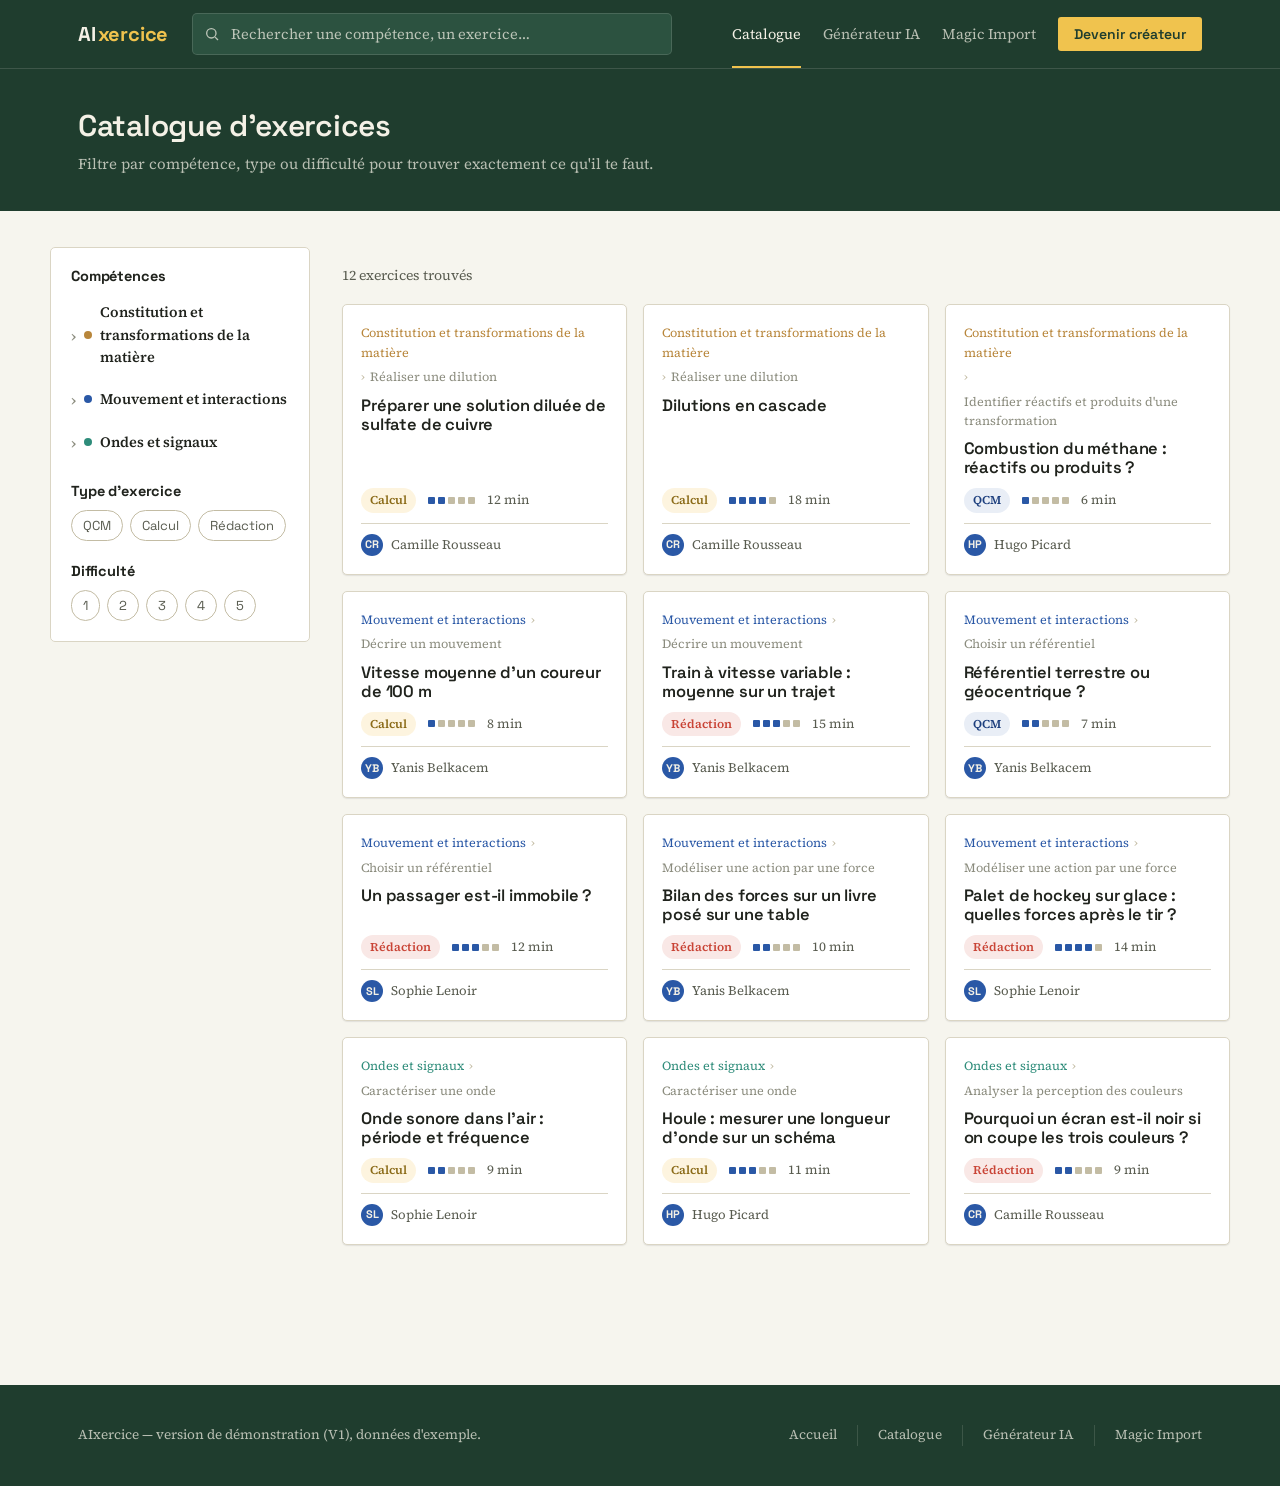
<file: catalogue.html>
<!DOCTYPE html>
<html lang="fr">
<head>
<meta charset="UTF-8">
<meta name="viewport" content="width=device-width, initial-scale=1.0">
<title>Catalogue — AIxercice</title>
<link rel="preconnect" href="https://fonts.googleapis.com">
<link href="https://fonts.googleapis.com/css2?family=Space+Grotesk:wght@500;600;700&family=Source+Serif+4:ital,wght@0,400;0,600;1,400&display=swap" rel="stylesheet">
<link rel="stylesheet" href="css/style.css">
</head>
<body data-page="catalogue">

<div id="site-header"></div>

<header class="page-head">
  <div class="container">
    <h1>Catalogue d'exercices</h1>
    <p class="muted">Filtre par compétence, type ou difficulté pour trouver exactement ce qu'il te faut.</p>
  </div>
</header>

<div class="container catalogue-layout">
  <aside class="facets">
    <div class="facet-group">
      <h3>Compétences</h3>
      <div id="facet-themes"></div>
    </div>
    <div class="facet-group">
      <h3>Type d'exercice</h3>
      <div class="chip-group" id="facet-types"></div>
    </div>
    <div class="facet-group">
      <h3>Difficulté</h3>
      <div class="chip-group" id="facet-difficulty"></div>
    </div>
  </aside>

  <main>
    <div class="active-filters" id="active-filters"></div>
    <div class="results-head">
      <span id="results-count"></span>
      <button class="btn btn-ghost btn-sm" id="reset-filters" style="display:none">Réinitialiser</button>
    </div>
    <div class="results-grid" id="results-grid"></div>
    <div class="empty-state" id="empty-state" style="display:none">
      <h3>Aucun exercice ne correspond</h3>
      <p>Essaie d'élargir tes filtres, ou vérifie l'orthographe de ta recherche.</p>
    </div>
  </main>
</div>

<div id="site-footer"></div>

<script src="js/data.js"></script>
<script src="js/api.js"></script>
<script src="js/store.js"></script>
<script src="js/cards.js"></script>
<script src="js/nav.js"></script>
<script src="js/page-catalogue.js"></script>
</body>
</html>
</file>
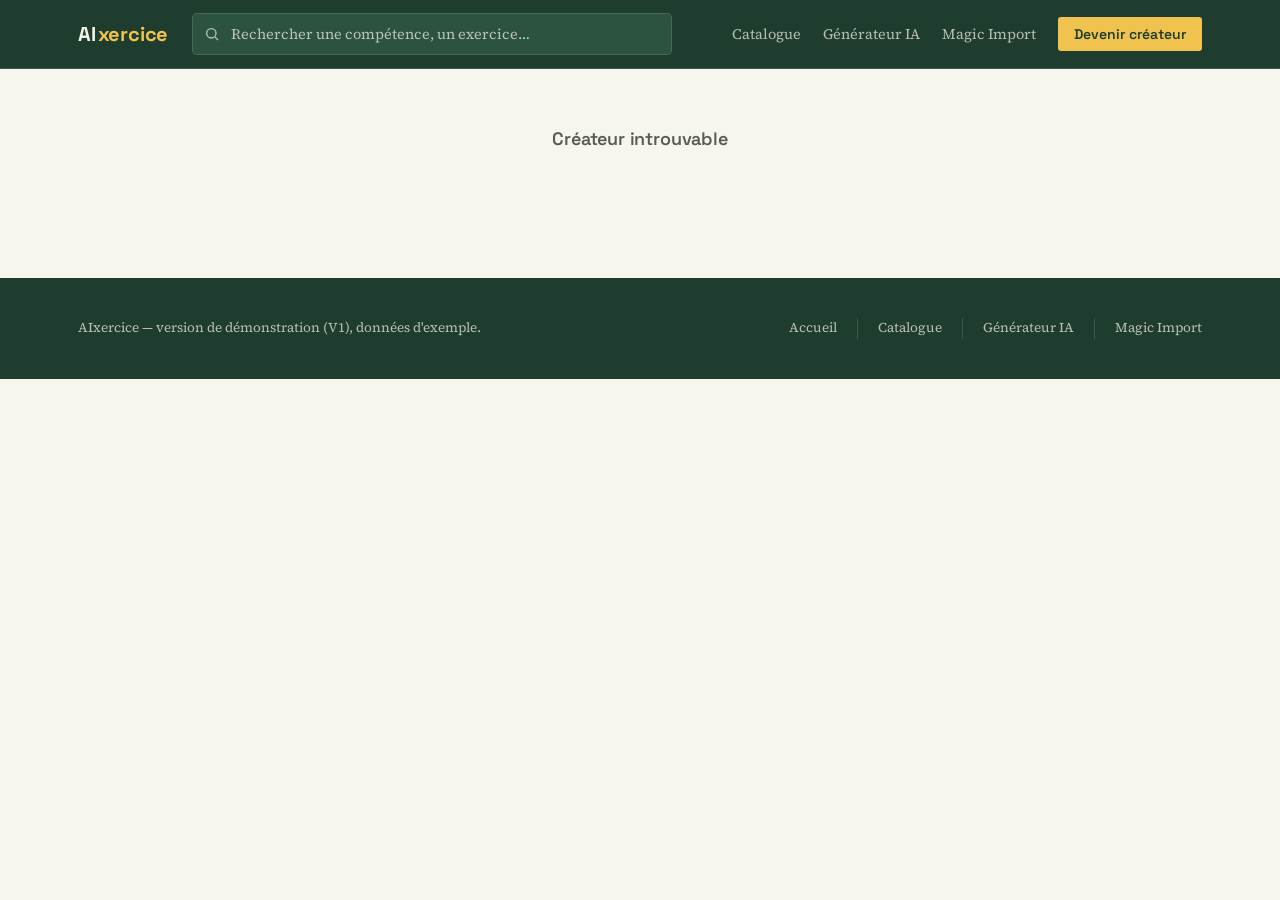
<file: createur.html>
<!DOCTYPE html>
<html lang="fr">
<head>
<meta charset="UTF-8">
<meta name="viewport" content="width=device-width, initial-scale=1.0">
<title>Créateur — AIxercice</title>
<link rel="preconnect" href="https://fonts.googleapis.com">
<link href="https://fonts.googleapis.com/css2?family=Space+Grotesk:wght@500;600;700&family=Source+Serif+4:ital,wght@0,400;0,600;1,400&display=swap" rel="stylesheet">
<link rel="stylesheet" href="css/style.css">
</head>
<body data-page="createur">

<div id="site-header"></div>

<div id="profile-root"></div>

<div id="site-footer"></div>

<script src="js/data.js"></script>
<script src="js/api.js"></script>
<script src="js/store.js"></script>
<script src="js/cards.js"></script>
<script src="js/nav.js"></script>
<script src="js/page-createur.js"></script>
</body>
</html>
</file>
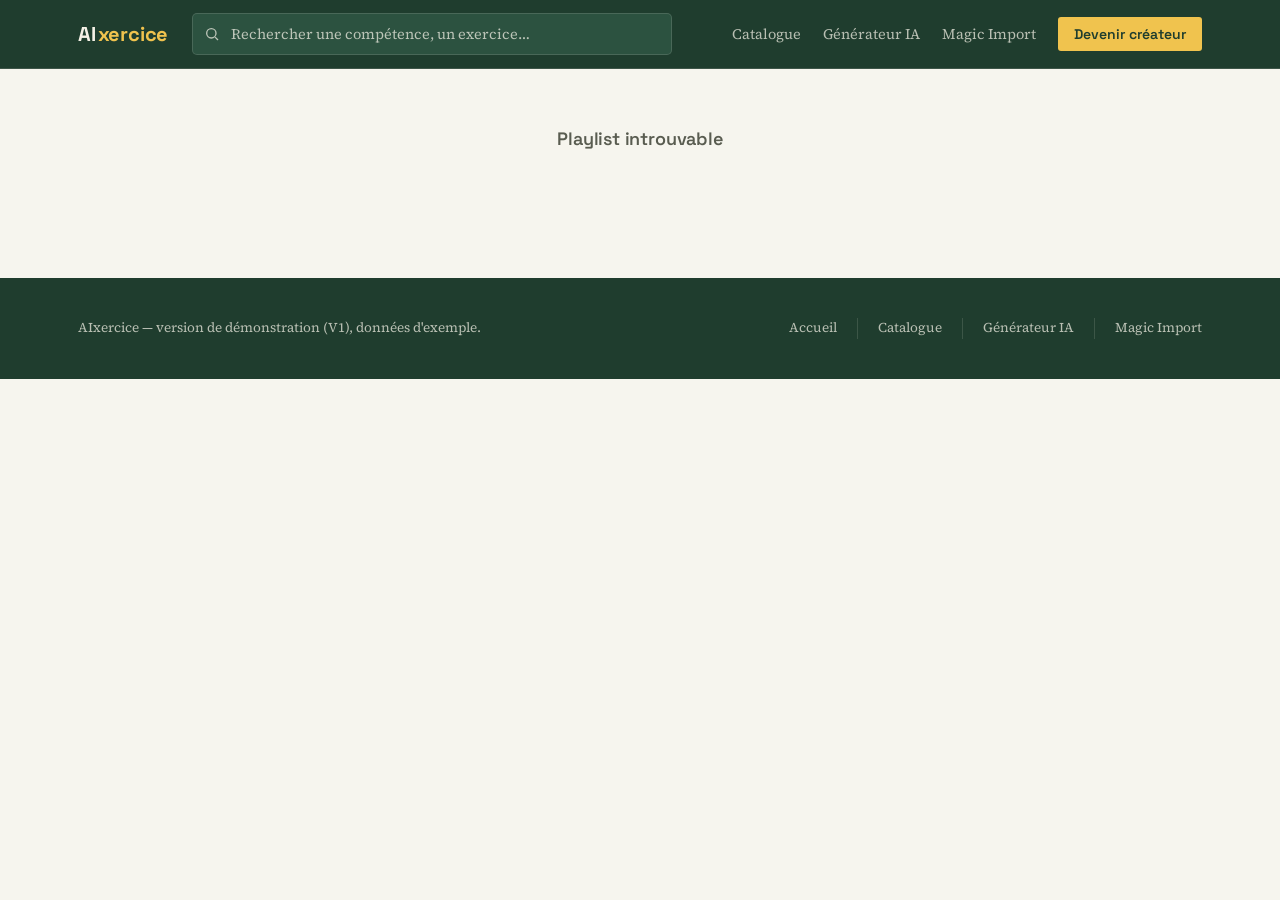
<file: playlist.html>
<!DOCTYPE html>
<html lang="fr">
<head>
<meta charset="UTF-8">
<meta name="viewport" content="width=device-width, initial-scale=1.0">
<title>Playlist — AIxercice</title>
<link rel="preconnect" href="https://fonts.googleapis.com">
<link href="https://fonts.googleapis.com/css2?family=Space+Grotesk:wght@500;600;700&family=Source+Serif+4:ital,wght@0,400;0,600;1,400&display=swap" rel="stylesheet">
<link rel="stylesheet" href="css/style.css">
</head>
<body data-page="playlist">

<div id="site-header"></div>

<div class="container" id="playlist-root"></div>

<div id="site-footer"></div>

<script src="js/data.js"></script>
<script src="js/api.js"></script>
<script src="js/store.js"></script>
<script src="js/cards.js"></script>
<script src="js/nav.js"></script>
<script src="js/page-playlist.js"></script>
</body>
</html>
</file>
<file: css/style.css>
/* =========================================================================
   AIxercice — design system
   Palette inspirée du matériel de la salle de physique-chimie française :
   tableau vert, craie blanche et jaune, stylo bleu, stylo rouge de correction,
   papier quadrillé. Cartes sobres façon fiches, pas de kit SaaS générique.
   ========================================================================= */

:root {
  /* Tableau (sections sombres : nav, hero, footer) */
  --board: #1F3D2E;
  --board-light: #2C5240;
  --board-line: rgba(244, 241, 230, 0.14);

  /* Craie */
  --chalk: #F4F1E6;
  --chalk-dim: rgba(244, 241, 230, 0.72);
  --chalk-yellow: #F0C34E;
  --chalk-yellow-dim: rgba(240, 195, 78, 0.18);

  /* Papier (sections claires) */
  --paper: #F6F5EE;
  --paper-alt: #ECE9DC;
  --paper-card: #FFFFFF;
  --line: #DAD5C4;
  --line-strong: #C3BCA4;

  /* Encre */
  --ink: #20231D;
  --ink-soft: #595C50;
  --ink-faint: #8B8C7E;

  /* Stylo */
  --pen-blue: #2A58A6;
  --pen-blue-dark: #1C3E7D;
  --pen-blue-dim: rgba(42, 88, 166, 0.1);
  --pen-red: #C94436;
  --pen-red-dim: rgba(201, 68, 54, 0.12);
  --pen-green: #3C7A52;

  /* Échelle */
  --radius: 5px;
  --radius-sm: 3px;
  --shadow-card: 0 1px 2px rgba(32, 35, 29, 0.06), 0 1px 0 rgba(32, 35, 29, 0.04);
  --shadow-pin: 0 18px 34px -14px rgba(10, 16, 12, 0.45), 0 4px 10px rgba(10, 16, 12, 0.2);

  --font-display: "Space Grotesk", "Helvetica Neue", Arial, sans-serif;
  --font-body: "Source Serif 4", Georgia, "Times New Roman", serif;
  --font-mono: "IBM Plex Mono", ui-monospace, monospace;

  --container: 1180px;
}

* { box-sizing: border-box; }
html { scroll-behavior: smooth; }

@media (prefers-reduced-motion: reduce) {
  html { scroll-behavior: auto; }
  * { animation-duration: 0.001ms !important; animation-iteration-count: 1 !important; transition-duration: 0.001ms !important; }
}

body {
  margin: 0;
  background: var(--paper);
  color: var(--ink);
  font-family: var(--font-body);
  font-size: 17px;
  line-height: 1.55;
  -webkit-font-smoothing: antialiased;
}

h1, h2, h3, h4 {
  font-family: var(--font-display);
  font-weight: 600;
  letter-spacing: -0.01em;
  line-height: 1.15;
  margin: 0;
  color: var(--ink);
}

a { color: inherit; text-decoration: none; }
p { margin: 0; }
ul { margin: 0; padding: 0; list-style: none; }
button { font-family: var(--font-display); cursor: pointer; }
input, select, textarea { font-family: var(--font-body); }

:focus-visible {
  outline: 2.5px solid var(--pen-blue);
  outline-offset: 2px;
}

.container {
  max-width: var(--container);
  margin: 0 auto;
  padding: 0 28px;
}

.paper-grid {
  background-image:
    repeating-linear-gradient(0deg, rgba(90, 92, 80, 0.06) 0 1px, transparent 1px 28px),
    repeating-linear-gradient(90deg, rgba(90, 92, 80, 0.06) 0 1px, transparent 1px 28px);
}

/* ---------- Nav ---------- */

.site-nav {
  background: var(--board);
  color: var(--chalk);
  border-bottom: 1px solid var(--board-line);
}

.site-nav .container {
  display: flex;
  align-items: center;
  gap: 24px;
  height: 68px;
}

.brand {
  font-family: var(--font-display);
  font-weight: 700;
  font-size: 20px;
  color: var(--chalk);
  letter-spacing: -0.01em;
  display: flex;
  align-items: baseline;
  gap: 2px;
  flex-shrink: 0;
}
.brand .brand-ai { color: var(--chalk-yellow); }

.nav-search {
  flex: 1;
  max-width: 480px;
  position: relative;
}
.nav-search input {
  width: 100%;
  background: var(--board-light);
  border: 1px solid var(--board-line);
  color: var(--chalk);
  border-radius: var(--radius);
  padding: 10px 14px 10px 38px;
  font-size: 14.5px;
}
.nav-search input::placeholder { color: var(--chalk-dim); }
.nav-search input:focus { outline: 2px solid var(--chalk-yellow); outline-offset: 0; }
.nav-search svg {
  position: absolute;
  left: 12px;
  top: 50%;
  transform: translateY(-50%);
  width: 16px;
  height: 16px;
  stroke: var(--chalk-dim);
}

.nav-links {
  display: flex;
  align-items: center;
  gap: 22px;
  margin-left: auto;
  font-size: 14.5px;
  white-space: nowrap;
}
.nav-links a { color: var(--chalk-dim); transition: color 0.15s ease; }
.nav-links a:hover, .nav-links a.active { color: var(--chalk); }
.nav-links a.active { position: relative; }
.nav-links a.active::after {
  content: "";
  position: absolute;
  left: 0; right: 0; bottom: -23px;
  height: 2px;
  background: var(--chalk-yellow);
}

.nav-cta {
  background: var(--chalk-yellow);
  color: var(--board);
  font-weight: 600;
  padding: 8px 16px;
  border-radius: var(--radius-sm);
  border: none;
  font-size: 14px;
}

.nav-burger { display: none; }

/* ---------- Buttons ---------- */

.btn {
  display: inline-flex;
  align-items: center;
  justify-content: center;
  gap: 8px;
  font-family: var(--font-display);
  font-weight: 600;
  font-size: 14.5px;
  padding: 11px 20px;
  border-radius: var(--radius-sm);
  border: 1.5px solid transparent;
  transition: transform 0.08s ease, background 0.15s ease, border-color 0.15s ease;
}
.btn:active { transform: translateY(1px); }
.btn-primary { background: var(--pen-blue); color: var(--chalk); }
.btn-primary:hover { background: var(--pen-blue-dark); }
.btn-ghost { background: transparent; color: var(--ink); border-color: var(--line-strong); }
.btn-ghost:hover { border-color: var(--pen-blue); color: var(--pen-blue); }
.btn-board { background: var(--chalk); color: var(--board); }
.btn-board:hover { background: var(--chalk-yellow); }
.btn-sm { padding: 7px 13px; font-size: 13px; }
.btn[disabled] { opacity: 0.55; cursor: not-allowed; }

/* ---------- Hero ---------- */

.hero {
  background: var(--board);
  color: var(--chalk);
  padding: 72px 0 104px;
  position: relative;
  overflow: hidden;
}

.hero .container {
  display: grid;
  grid-template-columns: 1.1fr 0.9fr;
  gap: 56px;
  align-items: center;
}

.hero-eyebrow {
  font-size: 14.5px;
  color: var(--chalk-dim);
  margin-bottom: 14px;
}

.hero h1 {
  font-size: 46px;
  color: var(--chalk);
  margin-bottom: 20px;
}

.hero p.lede {
  font-family: var(--font-body);
  font-size: 18px;
  color: var(--chalk-dim);
  max-width: 46ch;
  margin-bottom: 32px;
}

.hero-search {
  background: var(--chalk);
  border-radius: var(--radius);
  padding: 8px;
  display: flex;
  gap: 8px;
  max-width: 560px;
  box-shadow: 0 10px 30px -14px rgba(0,0,0,0.5);
}
.hero-search input {
  flex: 1;
  border: none;
  background: transparent;
  padding: 12px 14px;
  font-size: 15.5px;
  color: var(--ink);
}
.hero-search input:focus { outline: none; }
.hero-search button {
  background: var(--board);
  color: var(--chalk);
  border: none;
  border-radius: var(--radius-sm);
  padding: 0 20px;
  font-weight: 600;
  font-size: 14.5px;
}
.hero-search button:hover { background: var(--pen-blue); }

.hero-chips {
  display: flex;
  gap: 10px;
  flex-wrap: wrap;
  margin-top: 18px;
}
.hero-chip {
  font-size: 13.5px;
  color: var(--chalk-dim);
  border: 1px solid var(--board-line);
  padding: 6px 12px;
  border-radius: 20px;
}
.hero-chip:hover { color: var(--chalk); border-color: var(--chalk-dim); }

/* Carte épinglée — l'élément mémorable du hero */
.pinned-card {
  background: var(--paper-card);
  color: var(--ink);
  border-radius: 2px;
  padding: 26px 24px 22px;
  transform: rotate(-2.5deg);
  box-shadow: var(--shadow-pin);
  position: relative;
  max-width: 360px;
  justify-self: center;
}
.pinned-card::before {
  content: "";
  position: absolute;
  top: -9px;
  left: 28px;
  width: 16px;
  height: 16px;
  border-radius: 50%;
  background: var(--pen-red);
  box-shadow: 0 2px 4px rgba(0,0,0,0.35), inset -2px -2px 3px rgba(0,0,0,0.25), inset 2px 2px 3px rgba(255,255,255,0.35);
}
.pinned-card .pc-label {
  font-family: var(--font-display);
  font-size: 13px;
  color: var(--pen-blue);
  font-weight: 700;
  margin-bottom: 10px;
}
.pinned-card .pc-statement {
  font-family: var(--font-body);
  font-size: 15px;
  line-height: 1.5;
  color: var(--ink);
  margin-bottom: 14px;
}
.pinned-card .pc-foot {
  display: flex;
  align-items: center;
  justify-content: space-between;
  font-size: 13px;
  color: var(--ink-faint);
  border-top: 1px dashed var(--line);
  padding-top: 12px;
}

/* ---------- Section headers ---------- */

.section {
  padding: 56px 0;
}
.section-alt { background: var(--paper-alt); }

.section-head {
  display: flex;
  align-items: baseline;
  justify-content: space-between;
  margin-bottom: 26px;
  gap: 16px;
}
.section-head h2 { font-size: 25px; }
.section-head .muted { color: var(--ink-faint); font-size: 14.5px; font-family: var(--font-body); }
.section-link { font-size: 14.5px; font-weight: 600; color: var(--pen-blue); white-space: nowrap; }
.section-link:hover { color: var(--pen-blue-dark); text-decoration: underline; }

.rail {
  display: flex;
  gap: 18px;
  overflow-x: auto;
  padding-bottom: 6px;
  scrollbar-width: thin;
}

.grid {
  display: grid;
  gap: 18px;
}
.grid-3 { grid-template-columns: repeat(3, 1fr); }
.grid-4 { grid-template-columns: repeat(4, 1fr); }
.grid-2 { grid-template-columns: repeat(2, 1fr); }

/* ---------- Exercise card ---------- */

.ex-card {
  background: var(--paper-card);
  border: 1px solid var(--line);
  border-radius: var(--radius);
  padding: 18px;
  display: flex;
  flex-direction: column;
  gap: 10px;
  min-width: 0;
  box-shadow: var(--shadow-card);
  transition: border-color 0.15s ease, transform 0.1s ease;
}
.ex-card:hover { border-color: var(--pen-blue); }

.breadcrumb {
  font-size: 12.5px;
  color: var(--ink-faint);
  display: flex;
  align-items: center;
  gap: 5px;
  flex-wrap: wrap;
}
.breadcrumb .sep { color: var(--line-strong); }

.ex-card h3 {
  font-size: 16.5px;
  font-weight: 600;
}

.ex-meta {
  display: flex;
  align-items: center;
  gap: 12px;
  font-size: 13px;
  color: var(--ink-soft);
  margin-top: auto;
}

.difficulty {
  display: inline-flex;
  gap: 3px;
  align-items: center;
}
.difficulty span {
  width: 7px;
  height: 7px;
  border-radius: 1px;
  background: var(--line-strong);
}
.difficulty span.on { background: var(--pen-blue); }

.tag {
  display: inline-flex;
  align-items: center;
  font-size: 12px;
  font-weight: 600;
  padding: 3px 9px;
  border-radius: 20px;
  background: var(--paper-alt);
  color: var(--ink-soft);
}
.tag-qcm { background: var(--pen-blue-dim); color: var(--pen-blue-dark); }
.tag-calcul { background: var(--chalk-yellow-dim); color: #8A6A17; }
.tag-redaction { background: var(--pen-red-dim); color: var(--pen-red); }

.ex-foot {
  display: flex;
  align-items: center;
  justify-content: space-between;
  padding-top: 10px;
  border-top: 1px solid var(--line);
  font-size: 13px;
}

.creator-chip {
  display: flex;
  align-items: center;
  gap: 8px;
  color: var(--ink-soft);
}
.avatar {
  width: 22px; height: 22px;
  border-radius: 50%;
  background: var(--pen-blue);
  color: var(--chalk);
  font-family: var(--font-display);
  font-size: 11px;
  font-weight: 700;
  display: flex;
  align-items: center;
  justify-content: center;
  flex-shrink: 0;
}
.avatar.lg { width: 56px; height: 56px; font-size: 20px; }

/* ---------- Creator card ---------- */

.creator-card {
  background: var(--paper-card);
  border: 1px solid var(--line);
  border-radius: var(--radius);
  padding: 20px 18px;
  width: 270px;
  flex: 0 0 270px;
  text-align: left;
}
.creator-card .cc-head { display: flex; gap: 12px; align-items: center; margin-bottom: 12px; }
.creator-card h4 { font-size: 15.5px; }
.creator-card .cc-sub { font-size: 13px; color: var(--ink-faint); }
.creator-card p { font-size: 13.5px; color: var(--ink-soft); margin-bottom: 14px; }

/* ---------- Follow button ---------- */

.follow-btn {
  border: 1.5px solid var(--pen-blue);
  color: var(--pen-blue);
  background: transparent;
  font-weight: 600;
  font-size: 13px;
  padding: 7px 14px;
  border-radius: var(--radius-sm);
}
.follow-btn.following {
  background: var(--pen-blue);
  color: var(--chalk);
}

/* ---------- Catalogue layout ---------- */

.page-head {
  background: var(--board);
  color: var(--chalk);
  padding: 40px 0 36px;
}
.page-head h1 { font-size: 30px; color: var(--chalk); }
.page-head .muted { color: var(--chalk-dim); margin-top: 8px; font-size: 15px; }

.catalogue-layout {
  display: grid;
  grid-template-columns: 260px 1fr;
  gap: 32px;
  align-items: start;
  padding: 36px 0 80px;
}

.facets {
  background: var(--paper-card);
  border: 1px solid var(--line);
  border-radius: var(--radius);
  padding: 20px;
  position: sticky;
  top: 20px;
}
.facets h3 {
  font-family: var(--font-display);
  font-size: 14.5px;
  font-weight: 700;
  color: var(--ink);
  margin-bottom: 10px;
}
.facet-group { margin-bottom: 22px; }
.facet-group:last-child { margin-bottom: 0; }

.facet-theme { margin-bottom: 4px; }
.facet-theme > summary {
  cursor: pointer;
  font-weight: 600;
  font-size: 14.5px;
  padding: 7px 0;
  list-style: none;
  display: flex;
  align-items: center;
  gap: 8px;
}
.facet-theme > summary::-webkit-details-marker { display: none; }
.facet-theme > summary::before {
  content: "›";
  display: inline-block;
  transition: transform 0.15s ease;
  color: var(--ink-faint);
  font-size: 16px;
}
.facet-theme[open] > summary::before { transform: rotate(90deg); }
.facet-theme .theme-dot {
  width: 8px; height: 8px; border-radius: 50%; flex-shrink: 0;
}
.facet-comp {
  display: flex;
  align-items: center;
  gap: 8px;
  font-size: 13.5px;
  color: var(--ink-soft);
  padding: 6px 0 6px 16px;
  cursor: pointer;
}
.facet-comp input { accent-color: var(--pen-blue); }
.facet-comp:hover { color: var(--ink); }

.chip-group { display: flex; flex-wrap: wrap; gap: 7px; }
.chip-filter {
  font-size: 13px;
  padding: 6px 11px;
  border-radius: 20px;
  border: 1px solid var(--line-strong);
  color: var(--ink-soft);
  background: transparent;
}
.chip-filter.active {
  background: var(--ink);
  color: var(--paper);
  border-color: var(--ink);
}

.results-head {
  display: flex;
  align-items: center;
  justify-content: space-between;
  margin-bottom: 18px;
  font-size: 14px;
  color: var(--ink-soft);
}
.active-filters {
  display: flex;
  gap: 8px;
  flex-wrap: wrap;
  margin-bottom: 18px;
}
.active-filter-pill {
  display: inline-flex;
  align-items: center;
  gap: 6px;
  background: var(--pen-blue-dim);
  color: var(--pen-blue-dark);
  font-size: 12.5px;
  font-weight: 600;
  padding: 5px 6px 5px 11px;
  border-radius: 20px;
}
.active-filter-pill button {
  background: none; border: none; color: inherit; font-size: 15px; line-height: 1; padding: 0 2px;
}

.results-grid { display: grid; grid-template-columns: repeat(3, 1fr); gap: 16px; }
.empty-state {
  text-align: center;
  padding: 60px 20px;
  color: var(--ink-faint);
}
.empty-state h3 { color: var(--ink-soft); margin-bottom: 8px; font-size: 18px; }

/* ---------- Exercise detail ---------- */

.ex-detail {
  display: grid;
  grid-template-columns: 1fr 300px;
  gap: 40px;
  padding: 44px 0 80px;
  align-items: start;
}
.ex-statement {
  background: var(--paper-card);
  border: 1px solid var(--line);
  border-radius: var(--radius);
  padding: 36px 38px;
}
.ex-statement .statement-label {
  font-family: var(--font-display);
  font-size: 13.5px;
  color: var(--pen-blue);
  font-weight: 700;
  margin-bottom: 14px;
}
.ex-statement h1 {
  font-family: var(--font-body);
  font-size: 25px;
  font-weight: 600;
  margin-bottom: 18px;
}
.ex-statement .statement-body {
  font-size: 17px;
  line-height: 1.7;
}
.ex-statement .statement-body p { margin-bottom: 14px; }
.ex-statement ol.questions { margin-top: 16px; padding-left: 0; counter-reset: q; }
.ex-statement ol.questions li {
  list-style: none;
  counter-increment: q;
  margin-bottom: 14px;
  padding-left: 30px;
  position: relative;
}
.ex-statement ol.questions li::before {
  content: counter(q) ".";
  position: absolute;
  left: 0;
  font-family: var(--font-display);
  font-weight: 700;
  color: var(--pen-blue);
}

.correction-toggle {
  margin-top: 28px;
  border-top: 1px dashed var(--line);
  padding-top: 24px;
}
.correction-body {
  display: none;
  margin-top: 18px;
  background: var(--pen-red-dim);
  border-left: 3px solid var(--pen-red);
  padding: 18px 20px;
  border-radius: 0 var(--radius-sm) var(--radius-sm) 0;
  font-size: 16px;
  line-height: 1.65;
}
.correction-body.visible { display: block; }
.correction-body p { margin-bottom: 10px; }
.correction-body p:last-child { margin-bottom: 0; }

.ex-side > * + * { margin-top: 20px; }
.side-card {
  background: var(--paper-card);
  border: 1px solid var(--line);
  border-radius: var(--radius);
  padding: 18px;
}
.side-card h4 {
  font-family: var(--font-display);
  font-size: 14px;
  font-weight: 700;
  color: var(--ink);
  margin-bottom: 12px;
}
.comp-list { display: flex; flex-direction: column; gap: 6px; }
.comp-list a { font-size: 14px; color: var(--pen-blue); }
.comp-list a:hover { text-decoration: underline; }

.playlist-nav { display: flex; flex-direction: column; gap: 2px; }
.playlist-nav-item {
  display: flex;
  align-items: center;
  gap: 10px;
  padding: 8px 6px;
  border-radius: var(--radius-sm);
  font-size: 13.5px;
  color: var(--ink-soft);
}
.playlist-nav-item.current { background: var(--pen-blue-dim); color: var(--pen-blue-dark); font-weight: 600; }
.playlist-nav-item .pn-check {
  width: 16px; height: 16px; border-radius: 50%;
  border: 1.5px solid var(--line-strong);
  flex-shrink: 0;
  display: flex; align-items: center; justify-content: center;
  font-size: 10px;
}
.playlist-nav-item.done .pn-check { background: var(--pen-green); border-color: var(--pen-green); color: var(--chalk); }

/* ---------- Creator profile ---------- */

.profile-head {
  background: var(--board);
  color: var(--chalk);
  padding: 48px 0;
}
.profile-head .container { display: flex; align-items: center; gap: 22px; }
.profile-head h1 { color: var(--chalk); font-size: 27px; }
.profile-head .muted { color: var(--chalk-dim); font-size: 14.5px; margin-top: 4px; }
.profile-stats { display: flex; gap: 22px; margin-top: 14px; font-size: 14px; color: var(--chalk-dim); }
.profile-stats b { color: var(--chalk); font-family: var(--font-display); }

/* ---------- Playlist ---------- */

.playlist-head { padding: 44px 0 10px; }
.playlist-head h1 { font-size: 28px; margin-bottom: 10px; }
.playlist-head p.lede { color: var(--ink-soft); font-size: 15.5px; max-width: 60ch; }
.playlist-progress-bar {
  background: var(--paper-alt);
  border-radius: 20px;
  height: 8px;
  overflow: hidden;
  margin: 18px 0 6px;
  max-width: 420px;
}
.playlist-progress-bar > div { height: 100%; background: var(--pen-blue); }

.playlist-list {
  display: flex;
  flex-direction: column;
  padding: 24px 0 70px;
}
.playlist-row {
  display: flex;
  align-items: center;
  gap: 18px;
  padding: 16px 4px;
  border-bottom: 1px solid var(--line);
}
.playlist-row .pr-num {
  font-family: var(--font-display);
  font-weight: 700;
  font-size: 15px;
  color: var(--ink-faint);
  width: 26px;
  flex-shrink: 0;
}
.playlist-row .pr-check {
  width: 22px; height: 22px; border-radius: 50%;
  border: 1.5px solid var(--line-strong);
  flex-shrink: 0;
  display: flex; align-items: center; justify-content: center;
  font-size: 12px;
  background: none;
  color: transparent;
}
.playlist-row.done .pr-check { background: var(--pen-green); border-color: var(--pen-green); color: var(--chalk); }
.playlist-row .pr-main { flex: 1; min-width: 0; }
.playlist-row h4 { font-size: 15.5px; margin-bottom: 4px; }

/* ---------- Démo features (générateur / import) ---------- */

.demo-badge {
  display: inline-flex;
  align-items: center;
  gap: 6px;
  font-size: 12.5px;
  font-weight: 700;
  background: var(--chalk-yellow-dim);
  color: #8A6A17;
  padding: 5px 12px;
  border-radius: 20px;
}
.demo-badge::before { content: "●"; font-size: 8px; }

.tool-layout {
  display: grid;
  grid-template-columns: 1fr 1fr;
  gap: 40px;
  padding: 44px 0 90px;
  align-items: start;
}
.tool-form {
  background: var(--paper-card);
  border: 1px solid var(--line);
  border-radius: var(--radius);
  padding: 28px;
}
.form-row { margin-bottom: 18px; }
.form-row label {
  display: block;
  font-size: 13.5px;
  font-weight: 600;
  margin-bottom: 7px;
  font-family: var(--font-display);
}
.form-row select, .form-row input[type="text"] {
  width: 100%;
  padding: 10px 12px;
  border: 1.5px solid var(--line-strong);
  border-radius: var(--radius-sm);
  font-size: 14.5px;
  background: var(--paper);
  color: var(--ink);
}
.form-row select:focus, .form-row input:focus { border-color: var(--pen-blue); outline: none; }

.dropzone {
  border: 2px dashed var(--line-strong);
  border-radius: var(--radius);
  padding: 36px 20px;
  text-align: center;
  color: var(--ink-faint);
  font-size: 14.5px;
  cursor: pointer;
  transition: border-color 0.15s ease, background 0.15s ease;
}
.dropzone:hover, .dropzone.drag { border-color: var(--pen-blue); background: var(--pen-blue-dim); color: var(--pen-blue-dark); }
.dropzone img { max-width: 100%; max-height: 220px; border-radius: var(--radius-sm); }

.tool-result {
  border: 1.5px dashed var(--line-strong);
  border-radius: var(--radius);
  padding: 24px;
  min-height: 200px;
}
.tool-result.ready { border-style: solid; border-color: var(--line); background: var(--paper-card); }
.tool-result .placeholder { color: var(--ink-faint); font-size: 14.5px; text-align: center; padding: 40px 10px; }

.loading-dots { display: inline-flex; gap: 4px; }
.loading-dots span {
  width: 6px; height: 6px; border-radius: 50%; background: var(--pen-blue);
  animation: blink 1.1s infinite ease-in-out;
}
.loading-dots span:nth-child(2) { animation-delay: 0.15s; }
.loading-dots span:nth-child(3) { animation-delay: 0.3s; }
@keyframes blink { 0%, 80%, 100% { opacity: 0.25; } 40% { opacity: 1; } }

/* ---------- Footer ---------- */

.site-footer {
  background: var(--board);
  color: var(--chalk-dim);
  padding: 40px 0;
  font-size: 13.5px;
  margin-top: 60px;
}
.site-footer .container { display: flex; justify-content: space-between; align-items: center; flex-wrap: wrap; gap: 14px; }
.site-footer a { color: var(--chalk-dim); }
.site-footer a:hover { color: var(--chalk); }
.footer-links { display: flex; gap: 20px; }
.footer-links a + a { border-left: 1px solid var(--board-line); padding-left: 20px; }

/* ---------- Empty follow states ---------- */
.notice {
  background: var(--chalk-yellow-dim);
  border: 1px solid rgba(240,195,78,0.5);
  color: #6B5312;
  padding: 12px 16px;
  border-radius: var(--radius-sm);
  font-size: 13.5px;
  margin-bottom: 18px;
}

/* ---------- Responsive ---------- */

@media (max-width: 980px) {
  .hero .container { grid-template-columns: 1fr; }
  .pinned-card { justify-self: start; margin-top: 10px; }
  .catalogue-layout { grid-template-columns: 1fr; }
  .facets { position: static; }
  .results-grid { grid-template-columns: repeat(2, 1fr); }
  .grid-3, .grid-4 { grid-template-columns: repeat(2, 1fr); }
  .ex-detail { grid-template-columns: 1fr; }
  .tool-layout { grid-template-columns: 1fr; }
}

@media (max-width: 680px) {
  .container { padding: 0 16px; }
  .nav-search { display: none; }
  .site-nav .container { flex-wrap: wrap; height: auto; padding: 14px 16px; row-gap: 10px; }
  .nav-links { width: 100%; flex-wrap: wrap; gap: 10px 16px; margin-left: 0; }
  .nav-links a.active::after { bottom: -8px; }
  .nav-cta { margin-left: auto; }
  .hero { padding: 40px 0 60px; }
  .hero h1 { font-size: 30px; }
  .pinned-card { max-width: 100%; }
  .results-grid, .grid-3, .grid-4, .grid-2 { grid-template-columns: 1fr; }
  .ex-statement { padding: 24px 20px; }
  .profile-head .container { flex-direction: column; text-align: center; }
  .profile-stats { justify-content: center; }
  .tool-form { padding: 20px; }
}
</file>
